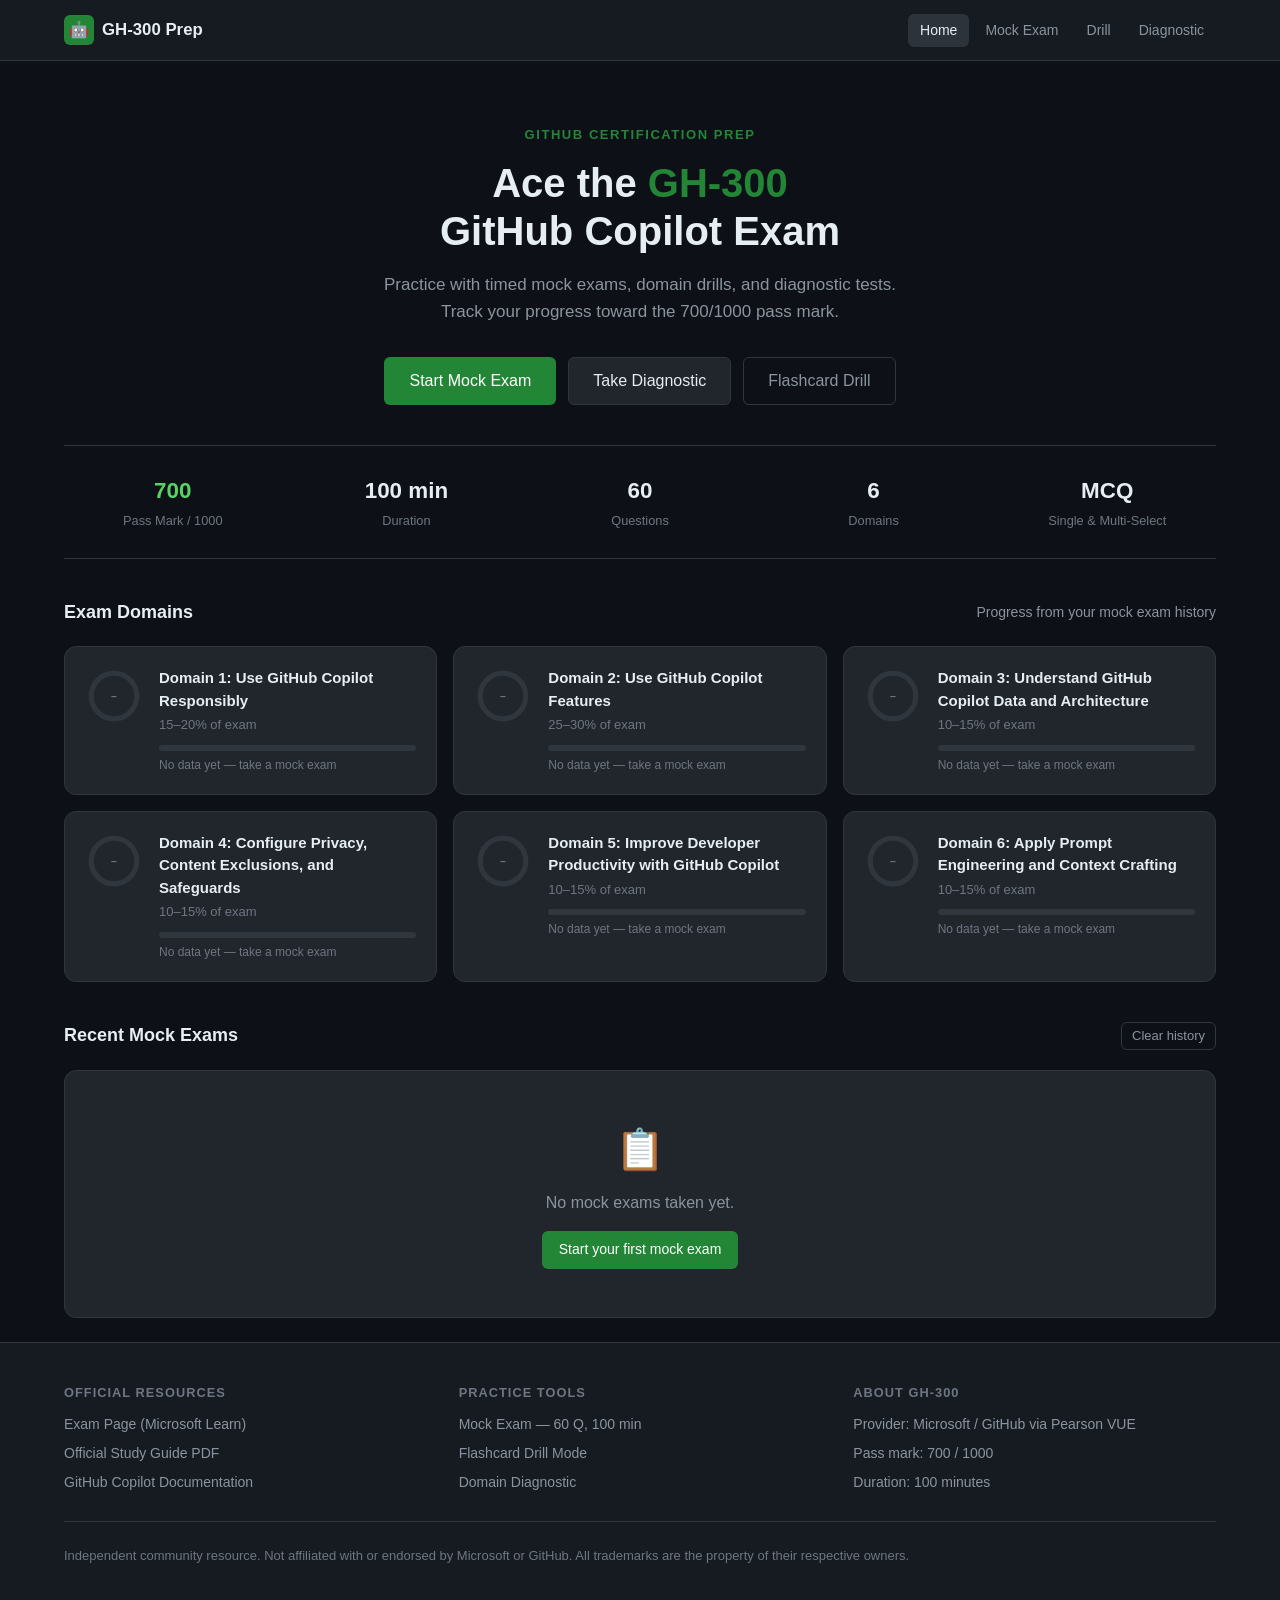
<file: index.html>
<!DOCTYPE html>
<html lang="en">
<head>
  <meta charset="UTF-8">
  <meta name="viewport" content="width=device-width, initial-scale=1.0">
  <title>GH-300 GitHub Copilot Certification Study Site</title>
  <link rel="icon" href="data:image/svg+xml,<svg xmlns='http://www.w3.org/2000/svg' viewBox='0 0 100 100'><text y='.9em' font-size='90'>🤖</text></svg>">
  <link rel="stylesheet" href="styles.css">
</head>
<body>

<header class="site-header">
  <div class="container header-inner">
    <a href="index.html" class="site-logo">
      <div class="logo-icon">&#x1F916;</div>
      GH-300 Prep
    </a>
    <nav class="site-nav">
      <a href="index.html" class="nav-link active">Home</a>
      <a href="mock-exam.html" class="nav-link">Mock Exam</a>
      <a href="drill.html" class="nav-link">Drill</a>
      <a href="diagnostic.html" class="nav-link">Diagnostic</a>
    </nav>
  </div>
</header>

<main>
  <div class="container">

    <section class="hero">
      <p class="hero-eyebrow">GitHub Certification Prep</p>
      <h1 class="hero-title">Ace the <span class="accent">GH-300</span><br>GitHub Copilot Exam</h1>
      <p class="hero-subtitle">Practice with timed mock exams, domain drills, and diagnostic tests. Track your progress toward the 700/1000 pass mark.</p>
      <div class="hero-cta">
        <a href="mock-exam.html" class="btn btn-primary btn-lg">Start Mock Exam</a>
        <a href="diagnostic.html" class="btn btn-secondary btn-lg">Take Diagnostic</a>
        <a href="drill.html" class="btn btn-outline btn-lg">Flashcard Drill</a>
      </div>
    </section>

    <section class="exam-info-strip">
      <div class="exam-info-item">
        <div class="exam-info-value" style="color:var(--green-light)">700</div>
        <div class="exam-info-label">Pass Mark / 1000</div>
      </div>
      <div class="exam-info-item">
        <div class="exam-info-value">100 min</div>
        <div class="exam-info-label">Duration</div>
      </div>
      <div class="exam-info-item">
        <div class="exam-info-value">60</div>
        <div class="exam-info-label">Questions</div>
      </div>
      <div class="exam-info-item">
        <div class="exam-info-value">6</div>
        <div class="exam-info-label">Domains</div>
      </div>
      <div class="exam-info-item">
        <div class="exam-info-value">MCQ</div>
        <div class="exam-info-label">Single &amp; Multi-Select</div>
      </div>
    </section>

    <section class="mb-3">
      <div class="section-header">
        <h2 class="section-title">Exam Domains</h2>
        <span class="text-secondary" style="font-size:0.875rem">Progress from your mock exam history</span>
      </div>
      <div class="domain-grid" id="domain-grid"></div>
    </section>

    <section class="mb-3">
      <div class="section-header">
        <h2 class="section-title">Recent Mock Exams</h2>
        <button class="btn btn-sm btn-outline" onclick="clearHistory()">Clear history</button>
      </div>
      <div id="history-section"></div>
    </section>

  </div>
</main>

<footer class="site-footer">
  <div class="container">
    <div class="footer-grid">
      <div>
        <p class="footer-title">Official Resources</p>
        <div class="footer-links">
          <a href="https://learn.microsoft.com/credentials/certifications/github-copilot/" class="footer-link" target="_blank" rel="noopener">Exam Page (Microsoft Learn)</a>
          <a href="https://aka.ms/GH300-StudyGuide" class="footer-link" target="_blank" rel="noopener">Official Study Guide PDF</a>
          <a href="https://docs.github.com/en/copilot" class="footer-link" target="_blank" rel="noopener">GitHub Copilot Documentation</a>
        </div>
      </div>
      <div>
        <p class="footer-title">Practice Tools</p>
        <div class="footer-links">
          <a href="mock-exam.html" class="footer-link">Mock Exam — 60 Q, 100 min</a>
          <a href="drill.html" class="footer-link">Flashcard Drill Mode</a>
          <a href="diagnostic.html" class="footer-link">Domain Diagnostic</a>
        </div>
      </div>
      <div>
        <p class="footer-title">About GH-300</p>
        <div class="footer-links">
          <span class="footer-link" style="cursor:default">Provider: Microsoft / GitHub via Pearson VUE</span>
          <span class="footer-link" style="cursor:default">Pass mark: 700 / 1000</span>
          <span class="footer-link" style="cursor:default">Duration: 100 minutes</span>
        </div>
      </div>
    </div>
    <p class="footer-disclaimer">Independent community resource. Not affiliated with or endorsed by Microsoft or GitHub. All trademarks are the property of their respective owners.</p>
  </div>
</footer>

<script src="questions.js"></script>
<script>
const DOMAINS = (window.DOMAINS || [
  { id: 1, name: "Use GitHub Copilot Responsibly",                       weight: "15–20%" },
  { id: 2, name: "Use GitHub Copilot Features",                           weight: "25–30%" },
  { id: 3, name: "Understand GitHub Copilot Data and Architecture",       weight: "10–15%" },
  { id: 4, name: "Configure Privacy, Content Exclusions, and Safeguards", weight: "10–15%" },
  { id: 5, name: "Improve Developer Productivity with GitHub Copilot",    weight: "10–15%" },
  { id: 6, name: "Apply Prompt Engineering and Context Crafting",         weight: "10–15%" }
]);

function ringsvg(pct, hasData) {
  const r = 22, cx = 28, cy = 28;
  const circ = 2 * Math.PI * r;
  const offset = circ * (1 - pct / 100);
  const color = pct >= 80 ? '#56d364' : pct >= 60 ? '#e3b341' : '#238636';
  const label = hasData ? pct + '%' : '–';
  return `<svg viewBox="0 0 56 56" width="58" height="58">
    <circle cx="${cx}" cy="${cy}" r="${r}" fill="none" stroke="#30363d" stroke-width="5"/>
    <circle cx="${cx}" cy="${cy}" r="${r}" fill="none" stroke="${hasData ? color : '#30363d'}" stroke-width="5"
      stroke-dasharray="${circ.toFixed(2)}" stroke-dashoffset="${(hasData ? offset : circ).toFixed(2)}"
      stroke-linecap="round" transform="rotate(-90 ${cx} ${cy})"/>
    <text x="${cx}" y="${cy}" text-anchor="middle" dominant-baseline="central"
      fill="${hasData ? color : '#6e7681'}" font-size="10" font-weight="700"
      font-family="-apple-system,sans-serif">${label}</text>
  </svg>`;
}

function getHistory() {
  return JSON.parse(localStorage.getItem('gh300_mock_history') || '[]');
}

function aggregateDomainProgress(history) {
  const agg = {};
  history.forEach(r => {
    if (!r.domainScores) return;
    Object.entries(r.domainScores).forEach(([d, data]) => {
      if (!agg[d]) agg[d] = { correct: 0, total: 0 };
      agg[d].correct += data.correct;
      agg[d].total   += data.total;
    });
  });
  return agg;
}

function renderDomains() {
  const history  = getHistory();
  const progress = aggregateDomainProgress(history);
  const grid = document.getElementById('domain-grid');
  grid.innerHTML = DOMAINS.map((d, i) => {
    const p = progress[d.name];
    const hasData = p && p.total > 0;
    const pct = hasData ? Math.round((p.correct / p.total) * 100) : 0;
    return `<div class="card domain-card">
      <div style="flex-shrink:0">${ringsvg(pct, hasData)}</div>
      <div class="domain-card-body">
        <div class="domain-card-name">Domain ${d.id || i + 1}: ${d.name}</div>
        <div class="domain-card-weight">${d.weight} of exam</div>
        <div class="progress-bar">
          <div class="progress-bar-fill" style="width:${hasData ? pct : 0}%"></div>
        </div>
        ${hasData ? `<div style="font-size:0.75rem;color:var(--text-muted);margin-top:0.3rem">${p.correct}/${p.total} correct across all attempts</div>` : '<div style="font-size:0.75rem;color:var(--text-muted);margin-top:0.3rem">No data yet — take a mock exam</div>'}
      </div>
    </div>`;
  }).join('');
}

function renderHistory() {
  const history = getHistory();
  const el = document.getElementById('history-section');
  if (history.length === 0) {
    el.innerHTML = `<div class="card text-center" style="padding:3rem">
      <div style="font-size:2.5rem;margin-bottom:0.75rem">📋</div>
      <p class="text-secondary mb-2">No mock exams taken yet.</p>
      <a href="mock-exam.html" class="btn btn-primary">Start your first mock exam</a>
    </div>`;
    return;
  }
  const recent = [...history].reverse().slice(0, 6);
  el.innerHTML = `<div class="history-grid">${recent.map(r => {
    const date = new Date(r.date).toLocaleDateString('en-US', { month: 'short', day: 'numeric', year: 'numeric' });
    const pct  = Math.round((r.score / 10));
    return `<div class="card">
      <div class="history-score ${r.passed ? 'pass' : 'fail'}">${r.score}</div>
      <div class="flex items-center gap-1 mt-1 mb-1">
        <span class="badge ${r.passed ? 'badge-green' : 'badge-red'}">${r.passed ? 'PASS' : 'FAIL'}</span>
        <span class="text-muted" style="font-size:0.8rem">${date}</span>
      </div>
      <div class="text-secondary" style="font-size:0.8125rem">${r.correct}/${r.total} correct</div>
      <div class="progress-bar mt-1">
        <div class="progress-bar-fill" style="width:${pct}%;background:${r.passed ? 'var(--green)' : '#f85149'}"></div>
      </div>
    </div>`;
  }).join('')}</div>`;
}

function clearHistory() {
  if (!confirm('Clear all mock exam history? This cannot be undone.')) return;
  localStorage.removeItem('gh300_mock_history');
  renderDomains();
  renderHistory();
}

renderDomains();
renderHistory();
</script>
</body>
</html>
</file>
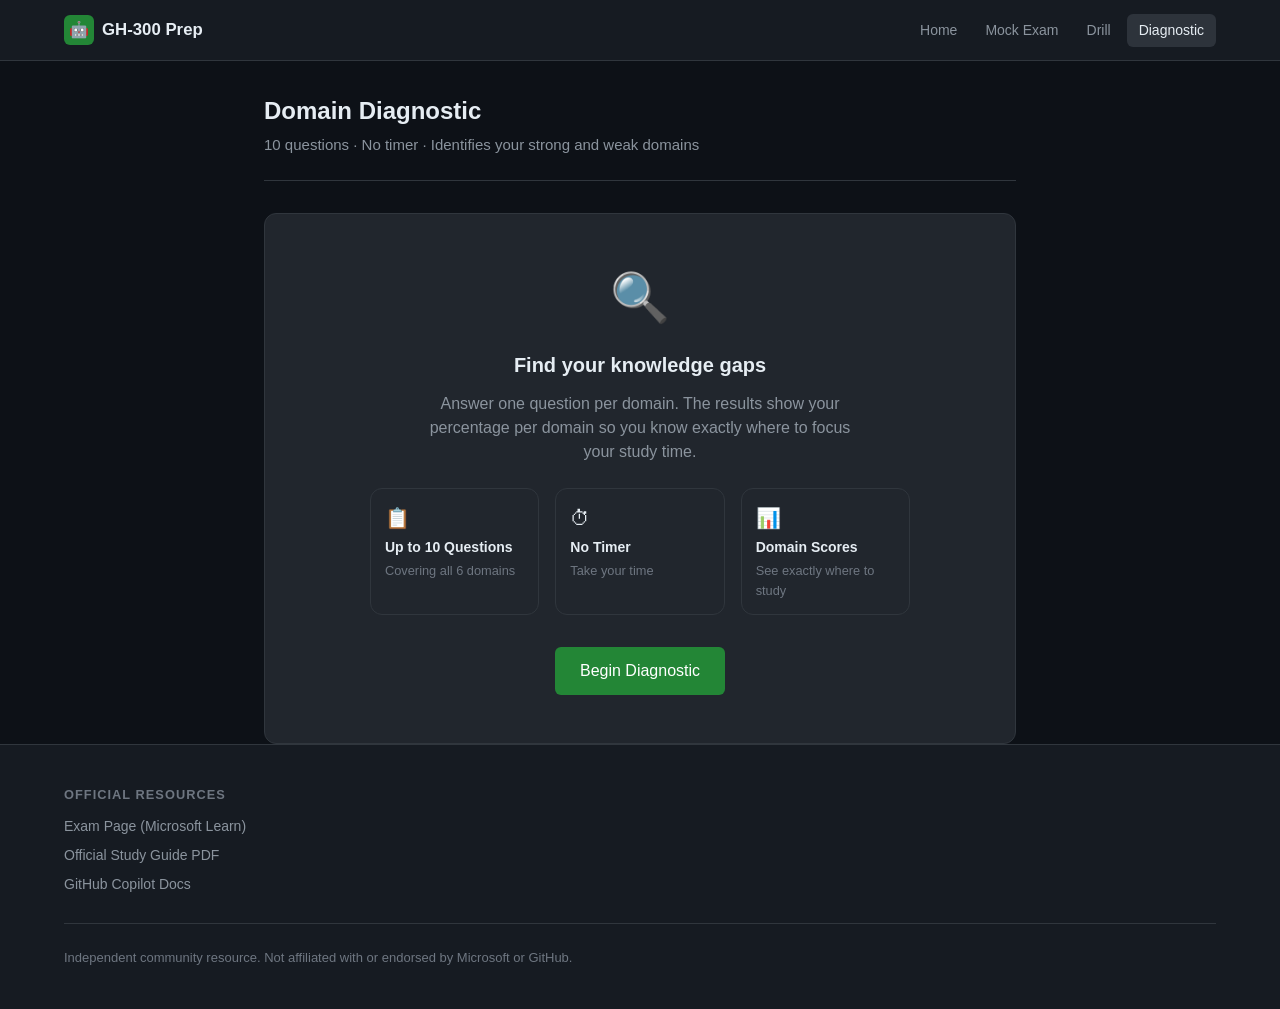
<file: diagnostic.html>
<!DOCTYPE html>
<html lang="en">
<head>
  <meta charset="UTF-8">
  <meta name="viewport" content="width=device-width, initial-scale=1.0">
  <title>Diagnostic Test — GH-300 Prep</title>
  <link rel="icon" href="data:image/svg+xml,<svg xmlns='http://www.w3.org/2000/svg' viewBox='0 0 100 100'><text y='.9em' font-size='90'>🤖</text></svg>">
  <link rel="stylesheet" href="styles.css">
</head>
<body>

<header class="site-header">
  <div class="container header-inner">
    <a href="index.html" class="site-logo">
      <div class="logo-icon">&#x1F916;</div>
      GH-300 Prep
    </a>
    <nav class="site-nav">
      <a href="index.html" class="nav-link">Home</a>
      <a href="mock-exam.html" class="nav-link">Mock Exam</a>
      <a href="drill.html" class="nav-link">Drill</a>
      <a href="diagnostic.html" class="nav-link active">Diagnostic</a>
    </nav>
  </div>
</header>

<main>
<div class="container" style="max-width:800px">

  <!-- Intro screen -->
  <div id="intro-screen" class="fade-in">
    <div class="page-hero">
      <h1 class="page-title">Domain Diagnostic</h1>
      <p class="page-subtitle">10 questions · No timer · Identifies your strong and weak domains</p>
    </div>
    <div class="card text-center" style="padding:3rem">
      <div style="font-size:3rem;margin-bottom:1rem">🔍</div>
      <h2 style="font-size:1.25rem;font-weight:700;margin-bottom:0.75rem">Find your knowledge gaps</h2>
      <p class="text-secondary mb-3" style="max-width:440px;margin-left:auto;margin-right:auto">
        Answer one question per domain. The results show your percentage per domain so you know exactly where to focus your study time.
      </p>
      <div style="display:grid;grid-template-columns:repeat(auto-fit,minmax(160px,1fr));gap:1rem;max-width:540px;margin:0 auto 2rem;text-align:left">
        <div class="card" style="padding:0.875rem">
          <div style="font-size:1.25rem;margin-bottom:0.25rem">📋</div>
          <div style="font-size:0.875rem;font-weight:600;margin-bottom:0.2rem">Up to 10 Questions</div>
          <div style="font-size:0.8rem;color:var(--text-muted)">Covering all 6 domains</div>
        </div>
        <div class="card" style="padding:0.875rem">
          <div style="font-size:1.25rem;margin-bottom:0.25rem">⏱</div>
          <div style="font-size:0.875rem;font-weight:600;margin-bottom:0.2rem">No Timer</div>
          <div style="font-size:0.8rem;color:var(--text-muted)">Take your time</div>
        </div>
        <div class="card" style="padding:0.875rem">
          <div style="font-size:1.25rem;margin-bottom:0.25rem">📊</div>
          <div style="font-size:0.875rem;font-weight:600;margin-bottom:0.2rem">Domain Scores</div>
          <div style="font-size:0.8rem;color:var(--text-muted)">See exactly where to study</div>
        </div>
      </div>
      <button class="btn btn-primary btn-lg" onclick="startDiagnostic()">Begin Diagnostic</button>
    </div>
  </div>

  <!-- Question screen -->
  <div id="question-screen" class="hidden">
    <div class="page-hero" style="display:flex;align-items:center;justify-content:space-between;flex-wrap:wrap;gap:1rem">
      <div>
        <h1 class="page-title">Domain Diagnostic</h1>
        <p class="page-subtitle" id="q-subtitle">Question 1 of 10</p>
      </div>
      <button class="btn btn-outline btn-sm" onclick="if(confirm('Quit diagnostic?')){location.reload()}">Quit</button>
    </div>

    <div class="diagnostic-progress-wrap">
      <span class="diagnostic-progress-label" id="progress-label">1 / 10</span>
      <div class="progress-bar" style="flex:1">
        <div class="progress-bar-fill" id="progress-fill" style="width:0%"></div>
      </div>
    </div>

    <div class="card question-area" id="diag-question-card">
      <!-- Rendered by JS -->
    </div>
  </div>

  <!-- Results screen -->
  <div id="results-screen" class="hidden fade-in">
    <div class="page-hero">
      <h1 class="page-title">Diagnostic Results</h1>
      <p class="page-subtitle">Here's how you did across each domain.</p>
    </div>
    <div id="results-body"></div>
  </div>

</div>
</main>

<footer class="site-footer">
  <div class="container">
    <div class="footer-grid">
      <div>
        <p class="footer-title">Official Resources</p>
        <div class="footer-links">
          <a href="https://learn.microsoft.com/credentials/certifications/github-copilot/" class="footer-link" target="_blank" rel="noopener">Exam Page (Microsoft Learn)</a>
          <a href="https://aka.ms/GH300-StudyGuide" class="footer-link" target="_blank" rel="noopener">Official Study Guide PDF</a>
          <a href="https://docs.github.com/en/copilot" class="footer-link" target="_blank" rel="noopener">GitHub Copilot Docs</a>
        </div>
      </div>
    </div>
    <p class="footer-disclaimer">Independent community resource. Not affiliated with or endorsed by Microsoft or GitHub.</p>
  </div>
</footer>

<script src="questions.js"></script>
<script>
// ── State ──────────────────────────────────────────────────
const DOMAIN_ORDER = [
  "Use GitHub Copilot Responsibly",
  "Use GitHub Copilot Features",
  "Understand GitHub Copilot Data and Architecture",
  "Configure Privacy, Content Exclusions, and Safeguards",
  "Improve Developer Productivity with GitHub Copilot",
  "Apply Prompt Engineering and Context Crafting"
];

let diagQuestions = [];
let userAnswers   = {};   // { index: number | number[] }
let currentIndex  = 0;

// ── Select questions ───────────────────────────────────────
function selectDiagnosticQuestions() {
  const qs       = window.QUESTIONS || [];
  const shuffled = [...qs].sort(() => Math.random() - 0.5);
  const selected = [];
  const domainCount = {};

  // Pass 1: one per domain
  for (const q of shuffled) {
    if (!domainCount[q.domain]) {
      selected.push(q);
      domainCount[q.domain] = 1;
      if (selected.length >= 10) break;
    }
  }

  // Pass 2: fill up to 10 (max 2 per domain)
  if (selected.length < 10) {
    for (const q of shuffled) {
      if (selected.includes(q)) continue;
      if ((domainCount[q.domain] || 0) < 2) {
        selected.push(q);
        domainCount[q.domain] = (domainCount[q.domain] || 0) + 1;
        if (selected.length >= 10) break;
      }
    }
  }

  // Sort by domain order for a logical flow
  selected.sort((a, b) => {
    const ai = DOMAIN_ORDER.indexOf(a.domain);
    const bi = DOMAIN_ORDER.indexOf(b.domain);
    return (ai === -1 ? 99 : ai) - (bi === -1 ? 99 : bi);
  });

  return selected.slice(0, 10);
}

// ── Start ──────────────────────────────────────────────────
function startDiagnostic() {
  const qs = window.QUESTIONS || [];
  if (qs.length === 0) {
    alert('No questions found. Ensure questions.js is present.');
    return;
  }

  diagQuestions = selectDiagnosticQuestions();
  userAnswers   = {};
  currentIndex  = 0;

  document.getElementById('intro-screen').classList.add('hidden');
  document.getElementById('question-screen').classList.remove('hidden');
  renderQuestion(0);
}

// ── Render question ────────────────────────────────────────
function renderQuestion(index) {
  currentIndex = index;
  const q      = diagQuestions[index];
  const total  = diagQuestions.length;
  const isSingle = q.type === 'single';
  const answer   = userAnswers[index];

  document.getElementById('q-subtitle').textContent    = `Question ${index + 1} of ${total}`;
  document.getElementById('progress-label').textContent = `${index + 1} / ${total}`;
  document.getElementById('progress-fill').style.width  = `${Math.round((index / total) * 100)}%`;

  const atLimit    = !isSingle && Array.isArray(answer) && answer.length >= q.correct.length;
  const optionsHtml = q.options.map((opt, i) => {
    const letter   = String.fromCharCode(65 + i);
    const selected = isSingle ? answer === i : (Array.isArray(answer) && answer.includes(i));
    const dimmed   = atLimit && !selected;
    return `<div class="option${selected ? ' selected' : ''}${dimmed ? ' opt-disabled' : ''}" onclick="selectAnswer(${index},${i})">
      <span class="option-marker">${isSingle ? (selected ? '●' : '○') : (selected ? '☑' : '☐')}</span>
      <span class="option-letter">${letter}.</span>
      <span class="option-text">${escHtml(opt)}</span>
    </div>`;
  }).join('');

  const required     = isSingle ? 1 : q.correct.length;
  const selectedCount = answer === undefined || answer === null ? 0
    : typeof answer === 'number' ? 1 : answer.length;
  const hasAnswer = selectedCount === required;
  const isLast = index === total - 1;

  document.getElementById('diag-question-card').innerHTML = `
    <div class="question-meta">
      <span class="question-counter">Question ${index + 1} of ${total}</span>
      <span class="badge badge-muted">${escHtml(q.domain)}</span>
      <span class="badge badge-blue">${isSingle ? 'Single Select' : 'Multi-Select'}</span>
    </div>
    <p class="question-instruction">${isSingle ? 'Select one answer.' : `Select ${required} answer${required > 1 ? 's' : ''}.`}</p>
    <p class="question-text">${escHtml(q.question)}</p>
    <div class="options-list mb-2">${optionsHtml}</div>
    ${!isSingle ? `<p style="font-size:0.8125rem;margin-bottom:0.75rem;color:${hasAnswer ? 'var(--green-light)' : selectedCount > 0 ? '#e3b341' : 'var(--text-muted)'}">${selectedCount} of ${required} selected${hasAnswer ? ' ✓' : ''}</p>` : ''}
    <div class="question-controls">
      <button class="btn btn-secondary" onclick="renderQuestion(${index - 1})"${index === 0 ? ' disabled' : ''}>← Back</button>
      ${isLast
        ? `<button class="btn btn-primary" onclick="submitDiagnostic()"${!hasAnswer ? ' disabled' : ''}>Submit &amp; See Results</button>`
        : `<button class="btn btn-primary" onclick="renderQuestion(${index + 1})"${!hasAnswer ? ' disabled' : ''}>Next →</button>`}
    </div>`;
}

// ── Answer selection ───────────────────────────────────────
function selectAnswer(qIndex, optIndex) {
  const q = diagQuestions[qIndex];
  if (q.type === 'single') {
    userAnswers[qIndex] = optIndex;
  } else {
    if (!Array.isArray(userAnswers[qIndex])) userAnswers[qIndex] = [];
    const arr = userAnswers[qIndex];
    const pos = arr.indexOf(optIndex);
    if (pos === -1) {
      if (arr.length < q.correct.length) arr.push(optIndex);
    } else {
      arr.splice(pos, 1);
    }
  }
  renderQuestion(qIndex);
}

// ── Submit ─────────────────────────────────────────────────
function submitDiagnostic() {
  const answered = Object.keys(userAnswers).length;
  if (answered < diagQuestions.length) {
    if (!confirm(`You have ${diagQuestions.length - answered} unanswered question(s). Submit anyway?`)) return;
  }

  const domainResults = {};
  const questionResults = [];

  diagQuestions.forEach((q, i) => {
    const answer = userAnswers[i];
    let isCorrect = false;
    if (q.type === 'single') {
      isCorrect = answer === q.correct;
    } else {
      const us = Array.isArray(answer) ? [...answer].sort().join(',') : '';
      const cs = [...q.correct].sort().join(',');
      isCorrect = us === cs;
    }
    if (!domainResults[q.domain]) domainResults[q.domain] = { correct: 0, total: 0 };
    domainResults[q.domain].total++;
    if (isCorrect) domainResults[q.domain].correct++;
    questionResults.push({ q, i, answer, isCorrect });
  });

  localStorage.setItem('gh300_diagnostic_results', JSON.stringify({
    date: new Date().toISOString(), domainResults, questionResults: questionResults.map(r => ({
      qId: r.q.id, domain: r.q.domain, isCorrect: r.isCorrect
    }))
  }));

  showResults(domainResults, questionResults);
}

// ── Results ────────────────────────────────────────────────
function showResults(domainResults, questionResults) {
  document.getElementById('question-screen').classList.add('hidden');
  document.getElementById('results-screen').classList.remove('hidden');

  // Sort domains: weakest first
  const sorted = Object.entries(domainResults).sort((a, b) => {
    const pa = a[1].correct / a[1].total;
    const pb = b[1].correct / b[1].total;
    return pa - pb;
  });

  const totalCorrect = questionResults.filter(r => r.isCorrect).length;
  const totalQ       = questionResults.length;
  const overallPct   = Math.round((totalCorrect / totalQ) * 100);

  // Domain table
  const domainRows = sorted.map(([d, data]) => {
    const pct = Math.round((data.correct / data.total) * 100);
    const col = pct >= 80 ? 'var(--green)' : pct >= 60 ? 'var(--orange)' : '#f85149';
    const label = pct >= 80 ? '✓ Strong' : pct >= 60 ? '~ Moderate' : '✗ Needs Work';
    return `<div class="domain-result-row">
      <div class="domain-result-name">${escHtml(d)}</div>
      <div class="domain-result-bar">
        <div class="progress-bar">
          <div class="progress-bar-fill" style="width:${pct}%;background:${col}"></div>
        </div>
      </div>
      <div class="domain-result-pct" style="color:${col}">${pct}%</div>
      <span class="badge" style="background:${col}22;color:${col};border:1px solid ${col}55;white-space:nowrap;font-size:0.7rem">${label}</span>
    </div>`;
  }).join('');

  // Recommendations
  const weak = sorted.filter(([,d]) => Math.round(d.correct/d.total*100) < 70);
  const recoHtml = weak.length === 0
    ? `<div class="card text-center" style="padding:1.5rem;color:var(--green-light)">🎉 Great job — all domains above 70%! Focus on mock exams to build speed.</div>`
    : `<div class="reco-list">${weak.map(([d, data]) => {
        const pct = Math.round((data.correct / data.total) * 100);
        return `<div class="reco-item">
          <span style="font-size:1.25rem">${pct < 40 ? '🔴' : '🟡'}</span>
          <div>
            <div style="font-weight:600;margin-bottom:0.125rem">${escHtml(d)}</div>
            <div class="text-muted" style="font-size:0.8rem">${pct}% correct — review documentation and drill flashcards for this domain.</div>
          </div>
          <a href="drill.html" class="btn btn-sm btn-outline" style="margin-left:auto">Drill</a>
        </div>`;
      }).join('')}</div>`;

  // Answer review
  const reviewHtml = questionResults.map(({ q, i, answer, isCorrect }) => {
    const correctText = q.type === 'single'
      ? `${String.fromCharCode(65 + q.correct)}. ${q.options[q.correct]}`
      : q.correct.map(j => `${String.fromCharCode(65 + j)}. ${q.options[j]}`).join('; ');
    const userText = fmtAnswer(q, answer);
    return `<div class="review-item ${isCorrect ? 'review-correct' : 'review-incorrect'}">
      <div class="review-meta">
        <span class="badge ${isCorrect ? 'badge-green' : 'badge-red'}">${isCorrect ? '✓ Correct' : '✗ Incorrect'}</span>
        <span class="badge badge-muted">${escHtml(q.domain)}</span>
      </div>
      <p class="review-question-text">${escHtml(q.question)}</p>
      ${!isCorrect ? `<p class="review-answer-label">Your answer: <span style="color:#ff7b72">${escHtml(userText || '(not answered)')}</span></p>` : ''}
      <p class="review-answer-label">Correct: <span style="color:var(--green-light)">${escHtml(correctText)}</span></p>
      <p class="review-explanation">${escHtml(q.explanation)}</p>
    </div>`;
  }).join('');

  document.getElementById('results-body').innerHTML = `
    <!-- Overall score -->
    <div class="card text-center mb-2" style="padding:2rem">
      <div style="font-size:3rem;font-weight:800;line-height:1;color:${overallPct>=70?'var(--green-light)':'#ff7b72'}">${overallPct}%</div>
      <div style="font-size:1rem;font-weight:600;margin-top:0.375rem">${totalCorrect} of ${totalQ} correct</div>
      <div class="text-muted" style="font-size:0.875rem;margin-top:0.25rem">Diagnostic complete — ${overallPct>=70?'you\'re tracking well':'review the domains below'}</div>
    </div>

    <!-- Domain breakdown -->
    <div class="card mb-2">
      <h3 class="section-title mb-2">Domain Scores</h3>
      ${domainRows}
    </div>

    <!-- Recommendations -->
    <div class="mb-2">
      <h3 class="section-title mb-2">Study Recommendations</h3>
      ${recoHtml}
    </div>

    <!-- Answer Review -->
    <div class="mb-2">
      <h3 class="section-title mb-2">Answer Review</h3>
      <div class="review-list">${reviewHtml}</div>
    </div>

    <!-- Actions -->
    <div style="display:flex;gap:0.75rem;flex-wrap:wrap;justify-content:center;padding-bottom:1rem">
      <button class="btn btn-secondary" onclick="location.reload()">Retake Diagnostic</button>
      <a href="drill.html" class="btn btn-secondary">Go to Drill Mode</a>
      <a href="mock-exam.html" class="btn btn-primary">Start Mock Exam</a>
    </div>`;

  window.scrollTo({ top: 0, behavior: 'smooth' });
}

// ── Helpers ────────────────────────────────────────────────
function fmtAnswer(q, answer) {
  if (answer === undefined || answer === null) return null;
  if (q.type === 'single') return typeof answer === 'number' ? `${String.fromCharCode(65 + answer)}. ${q.options[answer]}` : null;
  if (!Array.isArray(answer) || answer.length === 0) return null;
  return [...answer].sort().map(i => `${String.fromCharCode(65 + i)}. ${q.options[i]}`).join('; ');
}

function escHtml(str) {
  if (!str && str !== 0) return '';
  return String(str)
    .replace(/&/g,'&amp;').replace(/</g,'&lt;').replace(/>/g,'&gt;')
    .replace(/"/g,'&quot;').replace(/'/g,'&#039;');
}
</script>
</body>
</html>
</file>
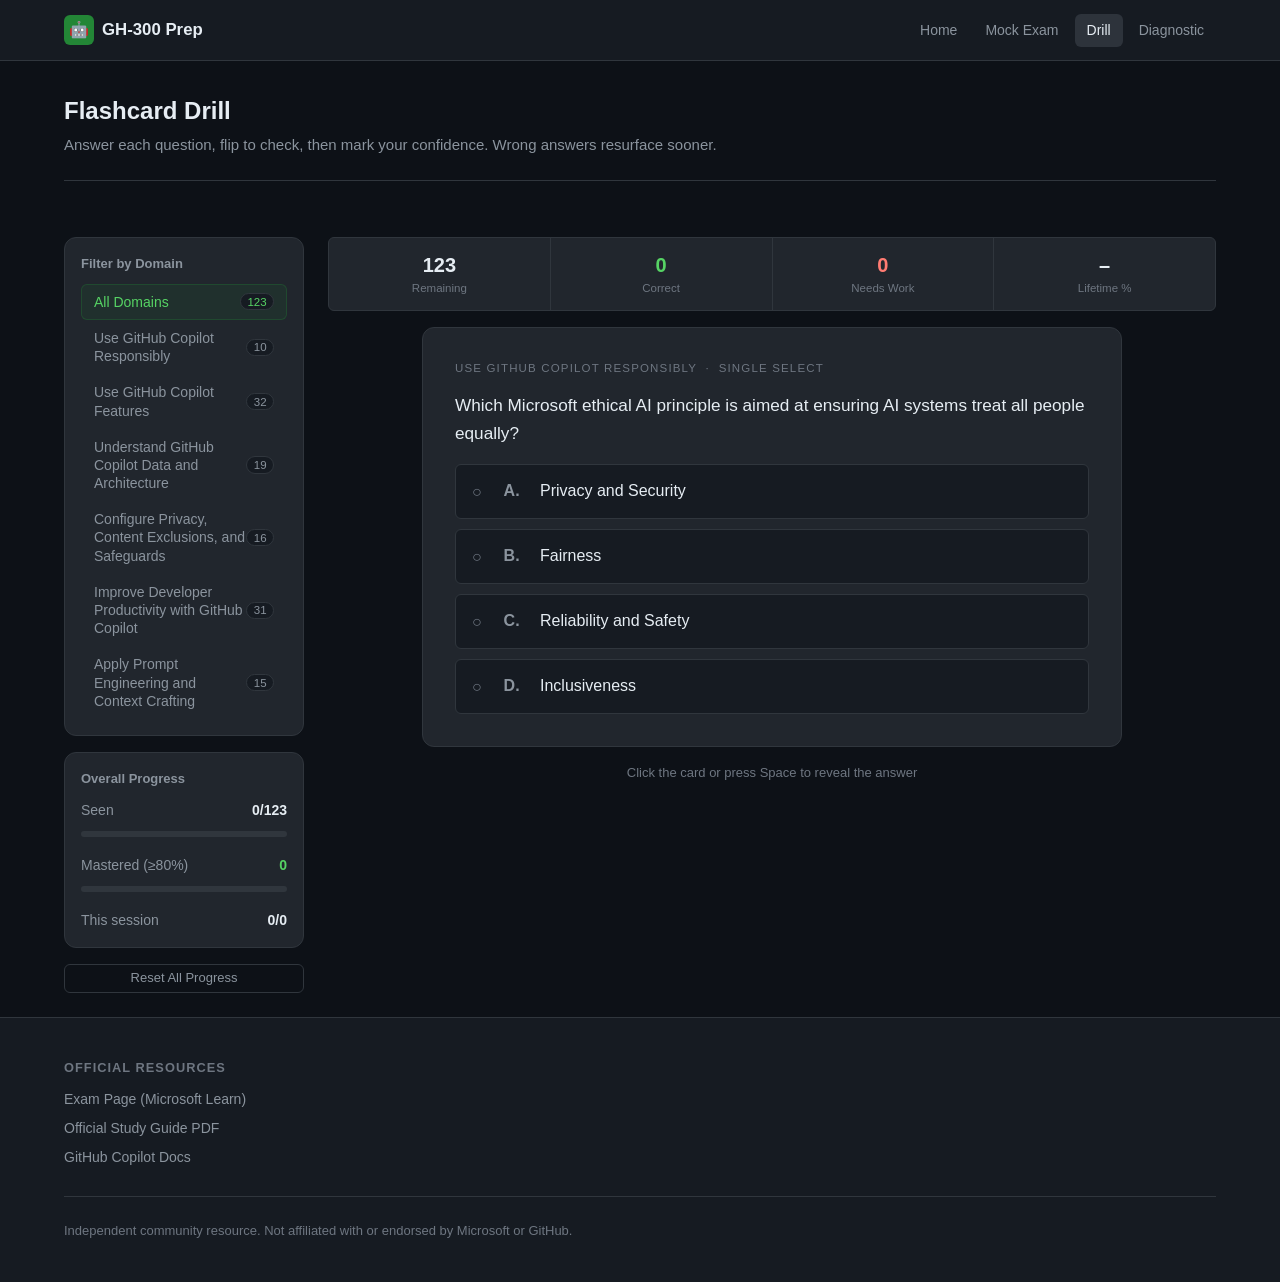
<file: drill.html>
<!DOCTYPE html>
<html lang="en">
<head>
  <meta charset="UTF-8">
  <meta name="viewport" content="width=device-width, initial-scale=1.0">
  <title>Drill Mode — GH-300 Prep</title>
  <link rel="icon" href="data:image/svg+xml,<svg xmlns='http://www.w3.org/2000/svg' viewBox='0 0 100 100'><text y='.9em' font-size='90'>🤖</text></svg>">
  <link rel="stylesheet" href="styles.css">
</head>
<body>

<header class="site-header">
  <div class="container header-inner">
    <a href="index.html" class="site-logo">
      <div class="logo-icon">&#x1F916;</div>
      GH-300 Prep
    </a>
    <nav class="site-nav">
      <a href="index.html" class="nav-link">Home</a>
      <a href="mock-exam.html" class="nav-link">Mock Exam</a>
      <a href="drill.html" class="nav-link active">Drill</a>
      <a href="diagnostic.html" class="nav-link">Diagnostic</a>
    </nav>
  </div>
</header>

<main>
<div class="container">

  <div class="page-hero">
    <h1 class="page-title">Flashcard Drill</h1>
    <p class="page-subtitle">Answer each question, flip to check, then mark your confidence. Wrong answers resurface sooner.</p>
  </div>

  <div class="drill-layout">

    <!-- Sidebar: domain filter + stats -->
    <aside class="drill-sidebar">
      <div class="card" style="padding:1rem">
        <div style="font-size:0.8125rem;font-weight:600;color:var(--text-secondary);margin-bottom:0.625rem">Filter by Domain</div>
        <div id="domain-filters"></div>
      </div>
      <div class="card" style="padding:1rem">
        <div style="font-size:0.8125rem;font-weight:600;color:var(--text-secondary);margin-bottom:0.75rem">Overall Progress</div>
        <div id="overall-stats"></div>
      </div>
      <button class="btn btn-outline w-full btn-sm" onclick="resetProgress()">Reset All Progress</button>
    </aside>

    <!-- Card area -->
    <div class="card-area" id="card-area">
      <!-- Rendered by JS -->
    </div>

  </div>
</div>
</main>

<footer class="site-footer">
  <div class="container">
    <div class="footer-grid">
      <div>
        <p class="footer-title">Official Resources</p>
        <div class="footer-links">
          <a href="https://learn.microsoft.com/credentials/certifications/github-copilot/" class="footer-link" target="_blank" rel="noopener">Exam Page (Microsoft Learn)</a>
          <a href="https://aka.ms/GH300-StudyGuide" class="footer-link" target="_blank" rel="noopener">Official Study Guide PDF</a>
          <a href="https://docs.github.com/en/copilot" class="footer-link" target="_blank" rel="noopener">GitHub Copilot Docs</a>
        </div>
      </div>
    </div>
    <p class="footer-disclaimer">Independent community resource. Not affiliated with or endorsed by Microsoft or GitHub.</p>
  </div>
</footer>

<script src="questions.js"></script>
<script>
// ── State ──────────────────────────────────────────────────
const STORAGE_KEY = 'gh300_drill_stats';
const DOMAINS_ALL = 'All Domains';

let allQuestions   = [];
let filteredQ      = [];
let queue          = [];     // indices into filteredQ
let currentCard    = null;   // { q, queuePos }
let isFlipped      = false;
let selectedDomain = DOMAINS_ALL;
let drillStats     = {};     // { id: { correct, total, interval } }
let sessionCorrect = 0;
let sessionTotal   = 0;

// ── Boot ───────────────────────────────────────────────────
window.addEventListener('DOMContentLoaded', () => {
  allQuestions = window.QUESTIONS || [];
  drillStats   = JSON.parse(localStorage.getItem(STORAGE_KEY) || '{}');

  if (allQuestions.length === 0) {
    document.getElementById('card-area').innerHTML =
      '<div class="empty-state"><div class="empty-state-icon">⚠️</div><p>No questions found. Ensure questions.js is present.</p></div>';
    return;
  }

  renderDomainFilters();
  applyFilter(DOMAINS_ALL);
});

// ── Domain filter ──────────────────────────────────────────
function renderDomainFilters() {
  const domains = [...new Set(allQuestions.map(q => q.domain))];
  const el = document.getElementById('domain-filters');
  el.innerHTML = [DOMAINS_ALL, ...domains].map(d => {
    const count = d === DOMAINS_ALL ? allQuestions.length : allQuestions.filter(q => q.domain === d).length;
    return `<button class="domain-filter-btn${d === selectedDomain ? ' active' : ''}" onclick="applyFilter('${escAttr(d)}')">
      <span style="flex:1;text-align:left;line-height:1.3">${escHtml(d === DOMAINS_ALL ? 'All Domains' : d)}</span>
      <span class="filter-count">${count}</span>
    </button>`;
  }).join('');
}

function applyFilter(domain) {
  selectedDomain = domain;
  filteredQ = domain === DOMAINS_ALL ? [...allQuestions] : allQuestions.filter(q => q.domain === domain);
  sessionCorrect = 0;
  sessionTotal   = 0;
  buildQueue();
  renderDomainFilters();
  renderOverallStats();
  nextCard();
}

// ── Queue (spaced repetition) ──────────────────────────────
function buildQueue() {
  // Sort: unseen first, then by lowest interval (need more review)
  queue = filteredQ.map((q, i) => i).sort((a, b) => {
    const sa = drillStats[filteredQ[a].id] || { total: 0, interval: 0 };
    const sb = drillStats[filteredQ[b].id] || { total: 0, interval: 0 };
    if (sa.total === 0 && sb.total > 0) return -1;
    if (sb.total === 0 && sa.total > 0) return  1;
    return (sa.interval || 0) - (sb.interval || 0);
  });
}

function nextCard() {
  if (queue.length === 0) {
    showComplete();
    return;
  }
  const idx = queue.shift();
  currentCard = { q: filteredQ[idx], idx };
  isFlipped = false;
  renderCard();
}

// ── Render ─────────────────────────────────────────────────
function renderCard() {
  const { q } = currentCard;
  const stats  = drillStats[q.id] || { correct: 0, total: 0 };
  const pct    = stats.total > 0 ? Math.round((stats.correct / stats.total) * 100) : null;

  const optionsHtml = q.options.map((opt, i) => {
    const letter = String.fromCharCode(65 + i);
    return `<div class="option" id="opt-${i}" onclick="selectDrillOption(${i})">
      <span class="option-marker">${q.type === 'single' ? '○' : '☐'}</span>
      <span class="option-letter">${letter}.</span>
      <span class="option-text">${escHtml(opt)}</span>
    </div>`;
  }).join('');

  const correctText = q.type === 'single'
    ? `${String.fromCharCode(65 + q.correct)}. ${q.options[q.correct]}`
    : q.correct.map(i => `${String.fromCharCode(65 + i)}. ${q.options[i]}`).join('<br>');

  const cardArea = document.getElementById('card-area');
  cardArea.innerHTML = `
    <div class="drill-stats-bar">
      <div class="drill-stat">
        <div class="drill-stat-value">${queue.length + 1}</div>
        <div class="drill-stat-label">Remaining</div>
      </div>
      <div class="drill-stat">
        <div class="drill-stat-value" style="color:var(--green-light)">${sessionCorrect}</div>
        <div class="drill-stat-label">Correct</div>
      </div>
      <div class="drill-stat">
        <div class="drill-stat-value" style="color:#ff7b72">${sessionTotal - sessionCorrect}</div>
        <div class="drill-stat-label">Needs Work</div>
      </div>
      <div class="drill-stat">
        <div class="drill-stat-value">${pct !== null ? pct + '%' : '–'}</div>
        <div class="drill-stat-label">Lifetime %</div>
      </div>
    </div>

    <div class="flashcard-container" style="width:100%;max-width:700px">
      <div class="flashcard${isFlipped ? ' flipped' : ''}" id="flashcard" onclick="flipCard()">

        <!-- Front -->
        <div class="flashcard-face">
          <div class="flashcard-label">
            ${escHtml(q.domain)} &nbsp;·&nbsp; ${q.type === 'single' ? 'Single Select' : 'Multi-Select'}
          </div>
          <p class="flashcard-question mb-2">${escHtml(q.question)}</p>
          <div class="options-list" id="drill-options" onclick="event.stopPropagation()">
            ${optionsHtml}
          </div>
        </div>

        <!-- Back -->
        <div class="flashcard-face flashcard-back">
          <div class="flashcard-label">Answer</div>
          <p style="color:var(--green-light);font-weight:600;margin-bottom:0.875rem;font-size:1rem">${correctText}</p>
          <p class="review-explanation" style="margin:0">${escHtml(q.explanation)}</p>
        </div>

      </div>
    </div>

    <p class="click-hint" id="flip-hint">Click the card or press Space to reveal the answer</p>

    <div class="drill-actions hidden" id="drill-actions">
      <button class="btn btn-danger" onclick="markResult(false)">✗ Still Learning</button>
      <button class="btn btn-secondary" onclick="markResult(null)">→ Skip</button>
      <button class="btn btn-primary" onclick="markResult(true)">✓ Got It</button>
    </div>`;

  renderOverallStats();
}

function flipCard() {
  isFlipped = !isFlipped;
  document.getElementById('flashcard').classList.toggle('flipped', isFlipped);
  document.getElementById('flip-hint').classList.toggle('hidden', isFlipped);
  document.getElementById('drill-actions').classList.toggle('hidden', !isFlipped);
}

// Allow Space to flip
document.addEventListener('keydown', e => {
  if (e.code === 'Space' && !e.target.matches('button,input,textarea')) {
    e.preventDefault();
    if (!isFlipped) flipCard();
  }
  if (e.code === 'Digit1' && isFlipped) markResult(false);
  if (e.code === 'Digit2' && isFlipped) markResult(null);
  if (e.code === 'Digit3' && isFlipped) markResult(true);
});

function selectDrillOption(i) {
  const q  = currentCard.q;
  const el = document.getElementById(`opt-${i}`);
  if (q.type === 'single') {
    document.querySelectorAll('#drill-options .option').forEach(o => {
      o.classList.remove('selected');
      o.querySelector('.option-marker').textContent = '○';
    });
    el.classList.add('selected');
    el.querySelector('.option-marker').textContent = '●';
  } else {
    el.classList.toggle('selected');
    el.querySelector('.option-marker').textContent = el.classList.contains('selected') ? '☑' : '☐';
  }
}

// ── Mark result ────────────────────────────────────────────
function markResult(correct) {
  if (correct === null) { nextCard(); return; }

  const { q } = currentCard;
  sessionTotal++;
  if (correct) sessionCorrect++;

  // Update persistent stats
  if (!drillStats[q.id]) drillStats[q.id] = { correct: 0, total: 0, interval: 1 };
  drillStats[q.id].total++;
  if (correct) {
    drillStats[q.id].correct++;
    drillStats[q.id].interval = Math.min((drillStats[q.id].interval || 1) * 2, 64);
  } else {
    drillStats[q.id].interval = 1;
    // Re-insert into queue after 3 cards
    queue.splice(Math.min(3, queue.length), 0, currentCard.idx);
  }
  localStorage.setItem(STORAGE_KEY, JSON.stringify(drillStats));

  nextCard();
}

// ── Complete state ─────────────────────────────────────────
function showComplete() {
  const pct = sessionTotal > 0 ? Math.round((sessionCorrect / sessionTotal) * 100) : 0;
  document.getElementById('card-area').innerHTML = `
    <div class="card text-center fade-in" style="max-width:500px;padding:3rem">
      <div style="font-size:3rem;margin-bottom:1rem">🎉</div>
      <h2 style="font-size:1.25rem;font-weight:700;margin-bottom:0.5rem">Session Complete!</h2>
      <p class="text-secondary mb-2">Score: <strong style="color:${pct>=70?'var(--green-light)':'#ff7b72'}">${sessionCorrect}/${sessionTotal} (${pct}%)</strong></p>
      <div class="flex gap-1" style="justify-content:center;flex-wrap:wrap">
        <button class="btn btn-primary" onclick="applyFilter(selectedDomain)">Restart</button>
        <a href="mock-exam.html" class="btn btn-secondary">Take Mock Exam</a>
      </div>
    </div>`;
}

// ── Overall stats ──────────────────────────────────────────
function renderOverallStats() {
  const el = document.getElementById('overall-stats');
  if (!el) return;
  const total   = allQuestions.length;
  const seen    = allQuestions.filter(q => drillStats[q.id] && drillStats[q.id].total > 0).length;
  const mastered = allQuestions.filter(q => {
    const s = drillStats[q.id];
    return s && s.total > 0 && Math.round((s.correct / s.total) * 100) >= 80;
  }).length;
  el.innerHTML = `
    <div style="display:flex;flex-direction:column;gap:0.625rem;font-size:0.875rem">
      <div class="flex justify-between"><span class="text-secondary">Seen</span><strong>${seen}/${total}</strong></div>
      <div class="progress-bar mb-1"><div class="progress-bar-fill" style="width:${Math.round(seen/total*100)||0}%"></div></div>
      <div class="flex justify-between"><span class="text-secondary">Mastered (≥80%)</span><strong style="color:var(--green-light)">${mastered}</strong></div>
      <div class="progress-bar"><div class="progress-bar-fill" style="width:${Math.round(mastered/total*100)||0}%;background:var(--green-light)"></div></div>
      <div class="flex justify-between mt-1"><span class="text-secondary">This session</span><strong>${sessionCorrect}/${sessionTotal}</strong></div>
    </div>`;
}

function resetProgress() {
  if (!confirm('Reset all drill progress? Lifetime correct/total counts will be cleared.')) return;
  localStorage.removeItem(STORAGE_KEY);
  drillStats = {};
  sessionCorrect = 0;
  sessionTotal   = 0;
  buildQueue();
  renderOverallStats();
  nextCard();
}

// ── Helpers ────────────────────────────────────────────────
function escHtml(str) {
  if (!str && str !== 0) return '';
  return String(str)
    .replace(/&/g,'&amp;').replace(/</g,'&lt;').replace(/>/g,'&gt;')
    .replace(/"/g,'&quot;').replace(/'/g,'&#039;');
}
function escAttr(str) { return escHtml(str).replace(/'/g,'\\\''); }
</script>
</body>
</html>
</file>
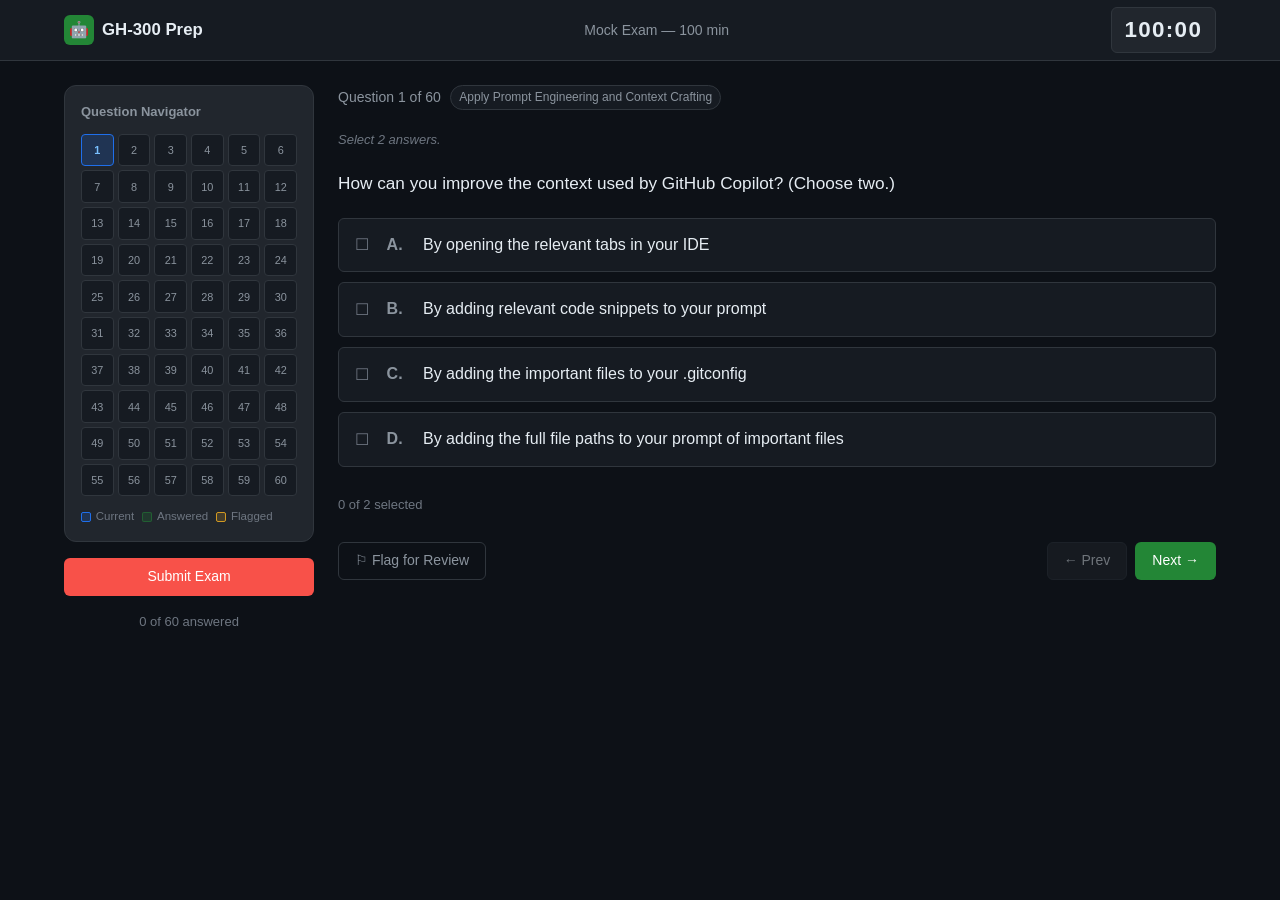
<file: mock-exam.html>
<!DOCTYPE html>
<html lang="en">
<head>
  <meta charset="UTF-8">
  <meta name="viewport" content="width=device-width, initial-scale=1.0">
  <title>Mock Exam — GH-300 Prep</title>
  <link rel="icon" href="data:image/svg+xml,<svg xmlns='http://www.w3.org/2000/svg' viewBox='0 0 100 100'><text y='.9em' font-size='90'>🤖</text></svg>">
  <link rel="stylesheet" href="styles.css">
</head>
<body>

<header class="exam-header">
  <div class="container exam-header-inner">
    <a href="index.html" class="site-logo" onclick="return confirmLeave(event)">
      <div class="logo-icon">&#x1F916;</div>
      <span>GH-300 Prep</span>
    </a>
    <span style="font-size:0.875rem;color:var(--text-secondary);font-weight:500">Mock Exam — 100 min</span>
    <div class="exam-timer" id="timer">100:00</div>
  </div>
</header>

<div class="container">
  <div class="exam-layout">

    <!-- Sidebar -->
    <aside class="exam-sidebar">
      <div class="card" style="padding:1rem">
        <div style="font-size:0.8125rem;font-weight:600;color:var(--text-secondary)">Question Navigator</div>
        <div class="navigator-grid" id="nav-grid"></div>
        <div class="nav-legend">
          <div class="legend-item">
            <div class="legend-dot" style="background:rgba(31,111,235,0.2);border-color:var(--blue)"></div>Current
          </div>
          <div class="legend-item">
            <div class="legend-dot" style="background:rgba(35,134,54,0.2);border-color:rgba(35,134,54,0.5)"></div>Answered
          </div>
          <div class="legend-item">
            <div class="legend-dot" style="background:rgba(210,153,34,0.2);border-color:#d29922"></div>Flagged
          </div>
        </div>
      </div>
      <button class="btn btn-danger w-full" id="submit-btn" onclick="confirmSubmit()">Submit Exam</button>
      <div id="sidebar-progress" style="font-size:0.8125rem;color:var(--text-muted);text-align:center"></div>
    </aside>

    <!-- Question -->
    <main>
      <div id="question-container" class="question-area"></div>
    </main>

  </div>
</div>

<!-- Results Modal -->
<div class="modal-overlay hidden" id="results-modal">
  <div class="modal">
    <div class="modal-header">
      <span class="modal-title">Exam Results</span>
      <div style="display:flex;gap:0.75rem">
        <a href="index.html" class="btn btn-outline btn-sm">Home</a>
        <a href="mock-exam.html" class="btn btn-primary btn-sm">Retake</a>
      </div>
    </div>
    <div class="modal-body" id="results-body"></div>
  </div>
</div>

<script src="questions.js"></script>
<script>
// ── State ──────────────────────────────────────────────────
let examQuestions = [];
let userAnswers   = {};   // { index: number | number[] }
let flagged       = new Set();
let currentIndex  = 0;
let timeRemaining = 100 * 60;
let timerInterval = null;
let examFinished  = false;

// ── Init ───────────────────────────────────────────────────
window.addEventListener('DOMContentLoaded', () => {
  const qs = window.QUESTIONS || [];
  if (qs.length === 0) {
    document.getElementById('question-container').innerHTML =
      '<div class="empty-state"><div class="empty-state-icon">⚠️</div><p>No questions found. Make sure questions.js is present.</p></div>';
    return;
  }
  const shuffled = [...qs].sort(() => Math.random() - 0.5);
  examQuestions = shuffled.slice(0, Math.min(60, shuffled.length));
  buildNavigator();
  renderQuestion(0);
  startTimer();
});

// ── Timer ──────────────────────────────────────────────────
function startTimer() {
  updateTimerDisplay();
  timerInterval = setInterval(() => {
    timeRemaining--;
    updateTimerDisplay();
    if (timeRemaining <= 0) { clearInterval(timerInterval); submitExam(true); }
  }, 1000);
}

function updateTimerDisplay() {
  const m = Math.floor(timeRemaining / 60);
  const s = timeRemaining % 60;
  const el = document.getElementById('timer');
  el.textContent = `${String(m).padStart(2,'0')}:${String(s).padStart(2,'0')}`;
  el.classList.toggle('warning', timeRemaining <= 600);
}

// ── Navigator ──────────────────────────────────────────────
function buildNavigator() {
  const grid = document.getElementById('nav-grid');
  grid.innerHTML = examQuestions.map((_, i) =>
    `<button class="nav-box" id="nav-${i}" onclick="navigateTo(${i})">${i + 1}</button>`
  ).join('');
  updateNavigator();
}

function updateNavigator() {
  examQuestions.forEach((_, i) => {
    const box = document.getElementById(`nav-${i}`);
    if (!box) return;
    box.className = 'nav-box';
    const ans = userAnswers[i];
    const answered = ans !== undefined && ans !== null &&
      (typeof ans === 'number' || (Array.isArray(ans) && ans.length > 0));
    if (i === currentIndex) box.classList.add('current');
    if (answered)           box.classList.add('answered');
    if (flagged.has(i))     box.classList.add('flagged');
  });

  const answered = Object.values(userAnswers).filter(a =>
    a !== undefined && a !== null && (!Array.isArray(a) || a.length > 0)
  ).length;
  document.getElementById('sidebar-progress').textContent =
    `${answered} of ${examQuestions.length} answered`;
}

// ── Render Question ────────────────────────────────────────
function renderQuestion(index) {
  currentIndex = index;
  const q      = examQuestions[index];
  const isSingle = q.type === 'single';
  const answer   = userAnswers[index];

  const atLimit    = !isSingle && Array.isArray(answer) && answer.length >= q.correct.length;
  const optionsHtml = q.options.map((opt, i) => {
    const letter = String.fromCharCode(65 + i);
    const selected = isSingle ? answer === i : (Array.isArray(answer) && answer.includes(i));
    const dimmed   = atLimit && !selected;
    return `<div class="option${selected ? ' selected' : ''}${dimmed ? ' opt-disabled' : ''}" onclick="selectAnswer(${index},${i})">
      <span class="option-marker">${isSingle ? (selected ? '●' : '○') : (selected ? '☑' : '☐')}</span>
      <span class="option-letter">${letter}.</span>
      <span class="option-text">${escHtml(opt)}</span>
    </div>`;
  }).join('');

  const isFlagged = flagged.has(index);
  const required     = isSingle ? 1 : q.correct.length;
  const selectedCount = Array.isArray(answer) ? answer.length : (typeof answer === 'number' ? 1 : 0);
  const counterHtml  = isSingle ? '' : (() => {
    const done = selectedCount >= required;
    const col  = done ? 'var(--green-light)' : selectedCount > 0 ? '#e3b341' : 'var(--text-muted)';
    return `<p style="font-size:0.8125rem;margin-top:0.5rem;color:${col}">${selectedCount} of ${required} selected${done ? ' ✓' : ''}</p>`;
  })();
  document.getElementById('question-container').innerHTML = `
    <div class="question-meta">
      <span class="question-counter">Question ${index + 1} of ${examQuestions.length}</span>
      <span class="badge badge-muted">${escHtml(q.domain)}</span>
      ${isFlagged ? '<span class="badge badge-orange">⚑ Flagged</span>' : ''}
    </div>
    <p class="question-instruction">${isSingle ? 'Select one answer.' : `Select ${required} answer${required > 1 ? 's' : ''}.`}</p>
    <p class="question-text">${escHtml(q.question)}</p>
    <div class="options-list">${optionsHtml}</div>
    ${counterHtml}
    <div class="question-controls">
      <button class="btn btn-outline flag-btn${isFlagged ? ' flagged' : ''}" onclick="toggleFlag(${index})">
        ${isFlagged ? '⚑ Unflag' : '⚐ Flag for Review'}
      </button>
      <div style="display:flex;gap:0.5rem">
        <button class="btn btn-secondary" onclick="navigateTo(${index - 1})"${index === 0 ? ' disabled' : ''}>← Prev</button>
        ${index < examQuestions.length - 1
          ? `<button class="btn btn-primary" onclick="navigateTo(${index + 1})">Next →</button>`
          : `<button class="btn btn-primary" onclick="confirmSubmit()">Review &amp; Submit</button>`}
      </div>
    </div>`;

  updateNavigator();
  window.scrollTo({ top: 0, behavior: 'smooth' });
}

// ── Answer Selection ───────────────────────────────────────
function selectAnswer(qIndex, optIndex) {
  const q = examQuestions[qIndex];
  if (q.type === 'single') {
    userAnswers[qIndex] = optIndex;
  } else {
    if (!Array.isArray(userAnswers[qIndex])) userAnswers[qIndex] = [];
    const arr = userAnswers[qIndex];
    const pos = arr.indexOf(optIndex);
    if (pos === -1) {
      if (arr.length < q.correct.length) arr.push(optIndex);
    } else {
      arr.splice(pos, 1);
    }
  }
  renderQuestion(qIndex);
}

function toggleFlag(index) {
  flagged.has(index) ? flagged.delete(index) : flagged.add(index);
  renderQuestion(index);
}

function navigateTo(index) {
  if (index < 0 || index >= examQuestions.length) return;
  renderQuestion(index);
}

// ── Submit ─────────────────────────────────────────────────
function confirmSubmit() {
  const answered = Object.values(userAnswers).filter(a =>
    a !== undefined && a !== null && (!Array.isArray(a) || a.length > 0)
  ).length;
  const unanswered = examQuestions.length - answered;
  let msg = `Submit your exam?\n\nAnswered: ${answered}/${examQuestions.length}`;
  if (unanswered > 0) msg += `\nUnanswered: ${unanswered}`;
  if (flagged.size  > 0) msg += `\nFlagged for review: ${flagged.size}`;
  msg += '\n\nThis action cannot be undone.';
  if (confirm(msg)) submitExam(false);
}

function submitExam(auto) {
  if (examFinished) return;
  examFinished = true;
  clearInterval(timerInterval);
  document.getElementById('submit-btn').disabled = true;
  const results = calculateResults();
  saveToHistory(results);
  showResults(results);
}

// ── Scoring ────────────────────────────────────────────────
function calculateResults() {
  let totalCorrect = 0;
  const domainScores  = {};
  const questionResults = [];

  examQuestions.forEach((q, i) => {
    const answer = userAnswers[i];
    let isCorrect = false;

    if (q.type === 'single') {
      isCorrect = answer === q.correct;
    } else {
      const us = Array.isArray(answer) ? [...answer].sort().join(',') : '';
      const cs = [...q.correct].sort().join(',');
      isCorrect = us === cs;
    }

    if (isCorrect) totalCorrect++;
    if (!domainScores[q.domain]) domainScores[q.domain] = { correct: 0, total: 0 };
    domainScores[q.domain].total++;
    if (isCorrect) domainScores[q.domain].correct++;
    questionResults.push({ q, i, answer, isCorrect });
  });

  const score = Math.round((totalCorrect / examQuestions.length) * 1000);
  return {
    score, passed: score >= 700,
    totalCorrect, total: examQuestions.length,
    domainScores, questionResults,
    timeTaken: 6000 - timeRemaining,
    date: new Date().toISOString()
  };
}

function saveToHistory(r) {
  const history = JSON.parse(localStorage.getItem('gh300_mock_history') || '[]');
  history.push({
    date: r.date, score: r.score, passed: r.passed,
    correct: r.totalCorrect, total: r.total,
    domainScores: r.domainScores
  });
  localStorage.setItem('gh300_mock_history', JSON.stringify(history));
}

// ── Results Modal ──────────────────────────────────────────
function showResults(r) {
  const tm = Math.floor(r.timeTaken / 60);
  const ts = r.timeTaken % 60;

  const domainHtml = Object.entries(r.domainScores).map(([d, data]) => {
    const pct = Math.round((data.correct / data.total) * 100);
    const col = pct >= 70 ? 'var(--green)' : '#f85149';
    return `<div class="domain-row">
      <div class="domain-row-header">
        <span class="domain-name">${escHtml(d)}</span>
        <span class="domain-pct">${data.correct}/${data.total} (${pct}%)</span>
      </div>
      <div class="progress-bar">
        <div class="progress-bar-fill" style="width:${pct}%;background:${col}"></div>
      </div>
    </div>`;
  }).join('');

  const reviewHtml = r.questionResults.map(({ q, i, answer, isCorrect }) => {
    const userText    = fmtAnswer(q, answer);
    const correctText = fmtCorrect(q);
    return `<div class="review-item ${isCorrect ? 'review-correct' : 'review-incorrect'}">
      <div class="review-meta">
        <span class="badge ${isCorrect ? 'badge-green' : 'badge-red'}">${isCorrect ? '✓ Correct' : '✗ Incorrect'}</span>
        <span class="badge badge-muted">${escHtml(q.domain)}</span>
        <span class="text-muted" style="font-size:0.78rem">Q${i + 1}</span>
      </div>
      <p class="review-question-text">${escHtml(q.question)}</p>
      ${!isCorrect ? `<p class="review-answer-label">Your answer: <span style="color:#ff7b72">${escHtml(userText || '(not answered)')}</span></p>` : ''}
      <p class="review-answer-label">Correct: <span style="color:var(--green-light)">${escHtml(correctText)}</span></p>
      <p class="review-explanation">${escHtml(q.explanation)}</p>
    </div>`;
  }).join('');

  document.getElementById('results-body').innerHTML = `
    <div class="score-display fade-in">
      <div class="score-number ${r.passed ? 'pass' : 'fail'}">${r.score}</div>
      <div class="score-verdict" style="color:${r.passed ? 'var(--green-light)' : '#ff7b72'}">${r.passed ? '✓ PASS' : '✗ FAIL'}</div>
      <div class="score-details">${r.totalCorrect} of ${r.total} correct &nbsp;·&nbsp; Time: ${tm}m ${ts}s &nbsp;·&nbsp; Pass mark: 700/1000</div>
    </div>
    <div>
      <h3 class="section-title mb-2">Domain Breakdown</h3>
      <div class="domain-breakdown">${domainHtml}</div>
    </div>
    <div>
      <h3 class="section-title mb-2">Answer Review</h3>
      <div class="review-list">${reviewHtml}</div>
    </div>
    <div style="display:flex;gap:0.75rem;justify-content:center;padding:1rem 0 0.5rem">
      <a href="index.html" class="btn btn-secondary">Back to Home</a>
      <a href="mock-exam.html" class="btn btn-primary">Take Another Exam</a>
    </div>`;

  document.getElementById('results-modal').classList.remove('hidden');
}

// ── Helpers ────────────────────────────────────────────────
function fmtAnswer(q, answer) {
  if (answer === undefined || answer === null) return null;
  if (q.type === 'single') {
    if (typeof answer !== 'number') return null;
    return `${String.fromCharCode(65 + answer)}. ${q.options[answer]}`;
  }
  if (!Array.isArray(answer) || answer.length === 0) return null;
  return [...answer].sort().map(i => `${String.fromCharCode(65 + i)}. ${q.options[i]}`).join('; ');
}

function fmtCorrect(q) {
  if (q.type === 'single') return `${String.fromCharCode(65 + q.correct)}. ${q.options[q.correct]}`;
  return [...q.correct].sort().map(i => `${String.fromCharCode(65 + i)}. ${q.options[i]}`).join('; ');
}

function escHtml(str) {
  if (!str && str !== 0) return '';
  return String(str)
    .replace(/&/g,'&amp;').replace(/</g,'&lt;').replace(/>/g,'&gt;')
    .replace(/"/g,'&quot;').replace(/'/g,'&#039;');
}

function confirmLeave(e) {
  if (!examFinished && examQuestions.length > 0) {
    if (!confirm('Leave the exam? Your progress and timer will be lost.')) {
      e.preventDefault(); return false;
    }
  }
  return true;
}
</script>
</body>
</html>
</file>
<file: styles.css>
:root {
  --bg-primary: #0d1117;
  --bg-secondary: #161b22;
  --bg-card: #21262d;
  --bg-hover: #2d333b;
  --green: #238636;
  --green-hover: #2ea043;
  --green-light: #56d364;
  --blue: #1f6feb;
  --red: #f85149;
  --orange: #d29922;
  --text-primary: #e6edf3;
  --text-secondary: #8b949e;
  --text-muted: #6e7681;
  --border: #30363d;
  --radius: 6px;
  --radius-lg: 12px;
}

*, *::before, *::after { box-sizing: border-box; margin: 0; padding: 0; }
html { font-size: 16px; scroll-behavior: smooth; }

body {
  font-family: -apple-system, BlinkMacSystemFont, 'Segoe UI', Roboto, 'Helvetica Neue', Arial, sans-serif;
  background: var(--bg-primary);
  color: var(--text-primary);
  line-height: 1.5;
  min-height: 100vh;
  display: flex;
  flex-direction: column;
}

.container { max-width: 1200px; margin: 0 auto; padding: 0 1.5rem; width: 100%; }
main { flex: 1; }

/* ── Header ── */
.site-header {
  background: var(--bg-secondary);
  border-bottom: 1px solid var(--border);
  position: sticky;
  top: 0;
  z-index: 100;
}
.header-inner {
  display: flex;
  align-items: center;
  justify-content: space-between;
  height: 60px;
  gap: 1rem;
}
.site-logo {
  display: flex;
  align-items: center;
  gap: 0.5rem;
  text-decoration: none;
  color: var(--text-primary);
  font-weight: 700;
  font-size: 1.05rem;
  white-space: nowrap;
}
.logo-icon {
  width: 30px;
  height: 30px;
  background: var(--green);
  border-radius: 6px;
  display: flex;
  align-items: center;
  justify-content: center;
  font-size: 1rem;
  flex-shrink: 0;
}
.site-nav { display: flex; gap: 0.25rem; align-items: center; }
.nav-link {
  color: var(--text-secondary);
  text-decoration: none;
  padding: 0.375rem 0.75rem;
  border-radius: var(--radius);
  font-size: 0.875rem;
  transition: background 0.2s, color 0.2s;
  white-space: nowrap;
}
.nav-link:hover, .nav-link.active { background: var(--bg-hover); color: var(--text-primary); }

/* ── Buttons ── */
.btn {
  display: inline-flex;
  align-items: center;
  gap: 0.375rem;
  padding: 0.5rem 1rem;
  border-radius: var(--radius);
  font-size: 0.875rem;
  font-weight: 500;
  text-decoration: none;
  cursor: pointer;
  border: 1px solid transparent;
  transition: background 0.15s, border-color 0.15s, color 0.15s;
  line-height: 1.4;
  white-space: nowrap;
}
.btn-primary { background: var(--green); color: #fff; }
.btn-primary:hover { background: var(--green-hover); }
.btn-secondary { background: var(--bg-card); color: var(--text-primary); border-color: var(--border); }
.btn-secondary:hover { background: var(--bg-hover); }
.btn-outline { background: transparent; color: var(--text-secondary); border-color: var(--border); }
.btn-outline:hover { background: var(--bg-card); color: var(--text-primary); }
.btn-danger { background: var(--red); color: #fff; }
.btn-danger:hover { opacity: 0.88; }
.btn-lg { padding: 0.75rem 1.5rem; font-size: 1rem; }
.btn-sm { padding: 0.25rem 0.625rem; font-size: 0.8125rem; }
.btn:disabled { opacity: 0.45; cursor: not-allowed; pointer-events: none; }
.w-full { width: 100%; justify-content: center; }

/* ── Cards ── */
.card {
  background: var(--bg-card);
  border: 1px solid var(--border);
  border-radius: var(--radius-lg);
  padding: 1.25rem;
}

/* ── Badges ── */
.badge {
  display: inline-flex;
  align-items: center;
  padding: 0.15rem 0.5rem;
  border-radius: 100px;
  font-size: 0.75rem;
  font-weight: 500;
}
.badge-green  { background: rgba(35,134,54,0.2);  color: var(--green-light); border: 1px solid rgba(35,134,54,0.4); }
.badge-red    { background: rgba(248,81,73,0.2);   color: #ff7b72; border: 1px solid rgba(248,81,73,0.4); }
.badge-blue   { background: rgba(31,111,235,0.2);  color: #79c0ff; border: 1px solid rgba(31,111,235,0.4); }
.badge-orange { background: rgba(210,153,34,0.2);  color: #e3b341; border: 1px solid rgba(210,153,34,0.4); }
.badge-muted  { background: var(--bg-secondary);   color: var(--text-secondary); border: 1px solid var(--border); }

/* ── Progress bar ── */
.progress-bar { height: 6px; background: var(--border); border-radius: 100px; overflow: hidden; }
.progress-bar-fill { height: 100%; background: var(--green); border-radius: 100px; transition: width 0.4s ease; }

/* ── Timer ── */
.exam-timer {
  font-size: 1.4rem;
  font-weight: 700;
  font-variant-numeric: tabular-nums;
  color: var(--text-primary);
  background: var(--bg-card);
  border: 1px solid var(--border);
  padding: 0.3rem 0.8rem;
  border-radius: var(--radius);
  letter-spacing: 0.06em;
}
.exam-timer.warning {
  color: var(--red);
  border-color: var(--red);
  animation: timer-pulse 1s ease-in-out infinite;
}
@keyframes timer-pulse {
  0%, 100% { opacity: 1; }
  50% { opacity: 0.65; }
}

/* ── Exam layout ── */
.exam-header {
  background: var(--bg-secondary);
  border-bottom: 1px solid var(--border);
  position: sticky;
  top: 0;
  z-index: 100;
}
.exam-header-inner {
  display: flex;
  align-items: center;
  justify-content: space-between;
  height: 60px;
  gap: 1rem;
}
.exam-layout {
  display: grid;
  grid-template-columns: 250px 1fr;
  gap: 1.5rem;
  padding: 1.5rem 0;
  align-items: start;
}
.exam-sidebar {
  position: sticky;
  top: calc(60px + 1.5rem);
  display: flex;
  flex-direction: column;
  gap: 1rem;
}
.navigator-grid {
  display: grid;
  grid-template-columns: repeat(6, 1fr);
  gap: 4px;
  margin-top: 0.75rem;
}
.nav-box {
  aspect-ratio: 1;
  border-radius: 4px;
  border: 1px solid var(--border);
  background: var(--bg-secondary);
  color: var(--text-secondary);
  font-size: 0.68rem;
  cursor: pointer;
  display: flex;
  align-items: center;
  justify-content: center;
  transition: all 0.12s;
  font-weight: 500;
}
.nav-box:hover { border-color: var(--green); color: var(--text-primary); }
.nav-box.answered { background: rgba(35,134,54,0.2); border-color: rgba(35,134,54,0.5); color: var(--green-light); }
.nav-box.flagged  { background: rgba(210,153,34,0.2); border-color: #d29922; color: #e3b341; }
.nav-box.current  { border-color: var(--blue); background: rgba(31,111,235,0.2); color: #79c0ff; font-weight: 700; }

.nav-legend {
  display: flex;
  flex-wrap: wrap;
  gap: 0.5rem;
  margin-top: 0.75rem;
  font-size: 0.72rem;
  color: var(--text-muted);
}
.legend-item { display: flex; align-items: center; gap: 0.3rem; }
.legend-dot { width: 10px; height: 10px; border-radius: 2px; border: 1px solid; flex-shrink: 0; }

/* ── Question area ── */
.question-area { display: flex; flex-direction: column; gap: 1.25rem; }
.question-meta { display: flex; align-items: center; gap: 0.6rem; flex-wrap: wrap; }
.question-counter { font-size: 0.875rem; color: var(--text-secondary); }
.question-instruction { font-size: 0.8125rem; color: var(--text-muted); font-style: italic; }
.question-text { font-size: 1.075rem; line-height: 1.65; color: var(--text-primary); }

/* ── Options ── */
.options-list { display: flex; flex-direction: column; gap: 0.625rem; }
.option {
  display: flex;
  align-items: flex-start;
  gap: 0.875rem;
  padding: 0.875rem 1rem;
  border: 1px solid var(--border);
  border-radius: var(--radius);
  cursor: pointer;
  background: var(--bg-secondary);
  transition: all 0.12s;
}
.option:hover { border-color: var(--green); background: var(--bg-hover); }
.option.selected { border-color: var(--green); background: rgba(35,134,54,0.1); }
.option.correct   { border-color: #56d364; background: rgba(86,211,100,0.1); }
.option.incorrect { border-color: var(--red); background: rgba(248,81,73,0.1); }
.option.missed    { border-color: #56d364; background: rgba(86,211,100,0.06); }
.option.opt-disabled { opacity: 0.38; cursor: not-allowed; pointer-events: none; }
.option-marker { font-size: 1rem; color: var(--text-muted); min-width: 1.1rem; margin-top: 0.05rem; }
.option.selected .option-marker { color: var(--green); }
.option-letter { font-weight: 600; color: var(--text-secondary); min-width: 1.4rem; }
.option-text { flex: 1; }

.question-controls {
  display: flex;
  align-items: center;
  justify-content: space-between;
  gap: 1rem;
  flex-wrap: wrap;
  padding-top: 0.5rem;
}
.flag-btn.flagged { color: #e3b341; border-color: #d29922; background: rgba(210,153,34,0.1); }

/* ── Modal ── */
.modal-overlay {
  position: fixed;
  inset: 0;
  background: rgba(0,0,0,0.82);
  z-index: 1000;
  display: flex;
  align-items: flex-start;
  justify-content: center;
  padding: 1.5rem;
  overflow-y: auto;
}
.modal-overlay.hidden { display: none; }
.modal {
  background: var(--bg-secondary);
  border: 1px solid var(--border);
  border-radius: var(--radius-lg);
  max-width: 820px;
  width: 100%;
  margin: auto;
}
.modal-header {
  padding: 1.25rem 1.5rem;
  border-bottom: 1px solid var(--border);
  display: flex;
  align-items: center;
  justify-content: space-between;
  position: sticky;
  top: 0;
  background: var(--bg-secondary);
  z-index: 1;
  border-radius: var(--radius-lg) var(--radius-lg) 0 0;
}
.modal-title { font-size: 1.125rem; font-weight: 700; }
.modal-body { padding: 1.5rem; display: flex; flex-direction: column; gap: 1.5rem; }

/* ── Score display ── */
.score-display { text-align: center; padding: 1.5rem; }
.score-number { font-size: 4rem; font-weight: 800; line-height: 1; margin-bottom: 0.5rem; }
.score-number.pass { color: var(--green-light); }
.score-number.fail { color: #ff7b72; }
.score-verdict { font-size: 1.25rem; font-weight: 600; margin-bottom: 0.375rem; }
.score-details { font-size: 0.875rem; color: var(--text-secondary); }

.domain-breakdown { display: flex; flex-direction: column; gap: 0.875rem; }
.domain-row { display: flex; flex-direction: column; gap: 0.35rem; }
.domain-row-header { display: flex; justify-content: space-between; font-size: 0.875rem; }
.domain-name { color: var(--text-primary); }
.domain-pct { color: var(--text-secondary); font-weight: 500; }

.review-list { display: flex; flex-direction: column; gap: 1rem; }
.review-item {
  padding: 1rem;
  border: 1px solid var(--border);
  border-radius: var(--radius);
  background: var(--bg-card);
}
.review-item.review-correct { border-color: rgba(86,211,100,0.25); }
.review-item.review-incorrect { border-color: rgba(248,81,73,0.25); }
.review-meta { display: flex; gap: 0.45rem; margin-bottom: 0.625rem; flex-wrap: wrap; align-items: center; }
.review-question-text { font-size: 0.9375rem; margin-bottom: 0.5rem; color: var(--text-primary); line-height: 1.55; }
.review-answer-label { font-size: 0.8125rem; color: var(--text-secondary); margin-top: 0.375rem; }
.review-explanation {
  font-size: 0.875rem;
  color: var(--text-secondary);
  line-height: 1.6;
  padding: 0.75rem;
  background: var(--bg-secondary);
  border-radius: var(--radius);
  margin-top: 0.625rem;
  border-left: 3px solid var(--green);
}

/* ── Hero (index) ── */
.hero { padding: 4rem 0 2.5rem; text-align: center; }
.hero-eyebrow {
  font-size: 0.8125rem;
  text-transform: uppercase;
  letter-spacing: 0.12em;
  color: var(--green);
  font-weight: 600;
  margin-bottom: 0.875rem;
}
.hero-title {
  font-size: clamp(1.75rem, 4vw, 2.5rem);
  font-weight: 800;
  line-height: 1.2;
  margin-bottom: 1rem;
}
.hero-title .accent { color: var(--green); }
.hero-subtitle {
  font-size: 1.0625rem;
  color: var(--text-secondary);
  max-width: 540px;
  margin: 0 auto 2rem;
  line-height: 1.6;
}
.hero-cta { display: flex; gap: 0.75rem; justify-content: center; flex-wrap: wrap; }

.exam-info-strip {
  display: grid;
  grid-template-columns: repeat(auto-fit, minmax(130px, 1fr));
  gap: 1rem;
  padding: 1.75rem 0;
  border-top: 1px solid var(--border);
  border-bottom: 1px solid var(--border);
  margin-bottom: 2.5rem;
}
.exam-info-item { text-align: center; }
.exam-info-value { font-size: 1.4rem; font-weight: 700; margin-bottom: 0.2rem; }
.exam-info-label { font-size: 0.8rem; color: var(--text-muted); }

.domain-grid {
  display: grid;
  grid-template-columns: repeat(auto-fill, minmax(280px, 1fr));
  gap: 1rem;
  margin-bottom: 2.5rem;
}
.domain-card { display: flex; align-items: flex-start; gap: 1rem; }
.domain-card-body { flex: 1; min-width: 0; }
.domain-card-name { font-size: 0.9375rem; font-weight: 600; margin-bottom: 0.2rem; }
.domain-card-weight { font-size: 0.8125rem; color: var(--text-muted); margin-bottom: 0.625rem; }

.section-header {
  display: flex;
  align-items: center;
  justify-content: space-between;
  margin-bottom: 1.25rem;
}
.section-title { font-size: 1.125rem; font-weight: 700; }

.history-grid {
  display: grid;
  grid-template-columns: repeat(auto-fill, minmax(220px, 1fr));
  gap: 1rem;
}
.history-score { font-size: 2rem; font-weight: 800; }
.history-score.pass { color: var(--green-light); }
.history-score.fail { color: #ff7b72; }

/* ── Flashcard / Drill ── */
.drill-layout {
  display: grid;
  grid-template-columns: 240px 1fr;
  gap: 1.5rem;
  padding: 1.5rem 0;
  align-items: start;
}
.drill-sidebar {
  position: sticky;
  top: calc(60px + 1.5rem);
  display: flex;
  flex-direction: column;
  gap: 1rem;
}
.domain-filter-btn {
  display: flex;
  align-items: center;
  justify-content: space-between;
  width: 100%;
  padding: 0.5rem 0.75rem;
  background: none;
  border: 1px solid transparent;
  border-radius: var(--radius);
  color: var(--text-secondary);
  cursor: pointer;
  font-size: 0.875rem;
  text-align: left;
  transition: all 0.12s;
}
.domain-filter-btn:hover { background: var(--bg-hover); color: var(--text-primary); }
.domain-filter-btn.active {
  background: rgba(35,134,54,0.1);
  border-color: rgba(35,134,54,0.3);
  color: var(--green-light);
}
.filter-count {
  font-size: 0.72rem;
  background: var(--bg-secondary);
  border: 1px solid var(--border);
  border-radius: 100px;
  padding: 0.1rem 0.4rem;
  min-width: 1.5rem;
  text-align: center;
}

.drill-stats-bar {
  display: flex;
  gap: 0;
  background: var(--bg-card);
  border: 1px solid var(--border);
  border-radius: var(--radius);
  overflow: hidden;
  width: 100%;
}
.drill-stat { text-align: center; flex: 1; padding: 0.75rem 0.5rem; }
.drill-stat + .drill-stat { border-left: 1px solid var(--border); }
.drill-stat-value { font-size: 1.25rem; font-weight: 700; }
.drill-stat-label { font-size: 0.72rem; color: var(--text-muted); }

.flashcard-container { perspective: 1000px; width: 100%; }
.flashcard {
  position: relative;
  width: 100%;
  height: 420px;
  transform-style: preserve-3d;
  transition: transform 0.5s cubic-bezier(.4,0,.2,1);
  cursor: pointer;
}
.flashcard.flipped { transform: rotateY(180deg); }
.flashcard-face {
  position: absolute;
  top: 0; left: 0;
  width: 100%; height: 100%;
  backface-visibility: hidden;
  -webkit-backface-visibility: hidden;
  background: var(--bg-card);
  border: 1px solid var(--border);
  border-radius: var(--radius-lg);
  padding: 2rem;
  display: flex;
  flex-direction: column;
  overflow-y: auto;
}
.flashcard-back {
  transform: rotateY(180deg);
  background: var(--bg-secondary);
}
.flashcard-label {
  font-size: 0.72rem;
  text-transform: uppercase;
  letter-spacing: 0.1em;
  color: var(--text-muted);
  margin-bottom: 0.875rem;
}
.flashcard-question { font-size: 1.075rem; line-height: 1.65; flex: 1; }

.card-area { display: flex; flex-direction: column; gap: 1rem; align-items: center; }
.drill-actions { display: flex; gap: 0.75rem; justify-content: center; flex-wrap: wrap; }
.click-hint { font-size: 0.8125rem; color: var(--text-muted); text-align: center; }

/* ── Diagnostic ── */
.diagnostic-progress-wrap {
  display: flex;
  align-items: center;
  gap: 1rem;
  margin-bottom: 1.5rem;
}
.diagnostic-progress-label { font-size: 0.875rem; color: var(--text-secondary); white-space: nowrap; }

.domain-result-row {
  display: flex;
  align-items: center;
  gap: 1rem;
  padding: 0.75rem 0;
  border-bottom: 1px solid var(--border);
}
.domain-result-row:last-child { border-bottom: none; }
.domain-result-name { flex: 2; font-size: 0.875rem; min-width: 0; }
.domain-result-bar { flex: 3; }
.domain-result-pct { font-size: 0.875rem; font-weight: 600; min-width: 2.8rem; text-align: right; }

.reco-list { display: flex; flex-direction: column; gap: 0.5rem; }
.reco-item {
  display: flex;
  align-items: center;
  gap: 0.75rem;
  padding: 0.75rem;
  border: 1px solid var(--border);
  border-radius: var(--radius);
  font-size: 0.875rem;
}

/* ── Footer ── */
.site-footer {
  background: var(--bg-secondary);
  border-top: 1px solid var(--border);
  padding: 2.5rem 0;
  margin-top: auto;
}
.footer-grid {
  display: grid;
  grid-template-columns: repeat(auto-fit, minmax(190px, 1fr));
  gap: 2rem;
  margin-bottom: 1.75rem;
}
.footer-title {
  font-size: 0.8rem;
  font-weight: 600;
  text-transform: uppercase;
  letter-spacing: 0.08em;
  color: var(--text-muted);
  margin-bottom: 0.75rem;
}
.footer-links { display: flex; flex-direction: column; gap: 0.5rem; }
.footer-link { color: var(--text-secondary); text-decoration: none; font-size: 0.875rem; transition: color 0.15s; }
.footer-link:hover { color: var(--text-primary); }
.footer-disclaimer {
  font-size: 0.8125rem;
  color: var(--text-muted);
  padding-top: 1.5rem;
  border-top: 1px solid var(--border);
  line-height: 1.6;
}

/* ── Utilities ── */
.flex { display: flex; }
.items-center { align-items: center; }
.justify-between { justify-content: space-between; }
.gap-1 { gap: 0.5rem; }
.gap-2 { gap: 1rem; }
.flex-wrap { flex-wrap: wrap; }
.mb-1 { margin-bottom: 0.5rem; }
.mb-2 { margin-bottom: 1rem; }
.mb-3 { margin-bottom: 1.5rem; }
.mt-1 { margin-top: 0.5rem; }
.mt-2 { margin-top: 1rem; }
.text-muted { color: var(--text-muted); }
.text-secondary { color: var(--text-secondary); }
.text-green { color: var(--green-light); }
.text-red { color: #ff7b72; }
.text-center { text-align: center; }
.hidden { display: none !important; }

.page-hero { padding: 2rem 0 1.5rem; border-bottom: 1px solid var(--border); margin-bottom: 2rem; }
.page-title { font-size: 1.5rem; font-weight: 700; margin-bottom: 0.3rem; }
.page-subtitle { color: var(--text-secondary); font-size: 0.9375rem; }

.empty-state { text-align: center; padding: 4rem 2rem; color: var(--text-muted); }
.empty-state-icon { font-size: 3rem; margin-bottom: 1rem; }

@keyframes fadeInUp {
  from { opacity: 0; transform: translateY(12px); }
  to { opacity: 1; transform: translateY(0); }
}
.fade-in { animation: fadeInUp 0.35s ease forwards; }

/* ── Responsive ── */
@media (max-width: 768px) {
  .exam-layout, .drill-layout {
    grid-template-columns: 1fr;
  }
  .exam-sidebar, .drill-sidebar {
    position: static;
    order: -1;
  }
  .navigator-grid { grid-template-columns: repeat(10, 1fr); }
  .hero { padding: 2.5rem 0 1.75rem; }
  .exam-header-inner .site-logo span { display: none; }
}
@media (max-width: 560px) {
  .site-nav .nav-link { padding: 0.375rem 0.5rem; font-size: 0.8125rem; }
  .navigator-grid { grid-template-columns: repeat(8, 1fr); }
  .question-controls { flex-direction: column; }
  .question-controls > div { width: 100%; display: flex; gap: 0.5rem; }
  .question-controls > div .btn { flex: 1; justify-content: center; }
  .flashcard { height: 480px; }
  .exam-info-strip { grid-template-columns: repeat(3, 1fr); }
}
</file>
